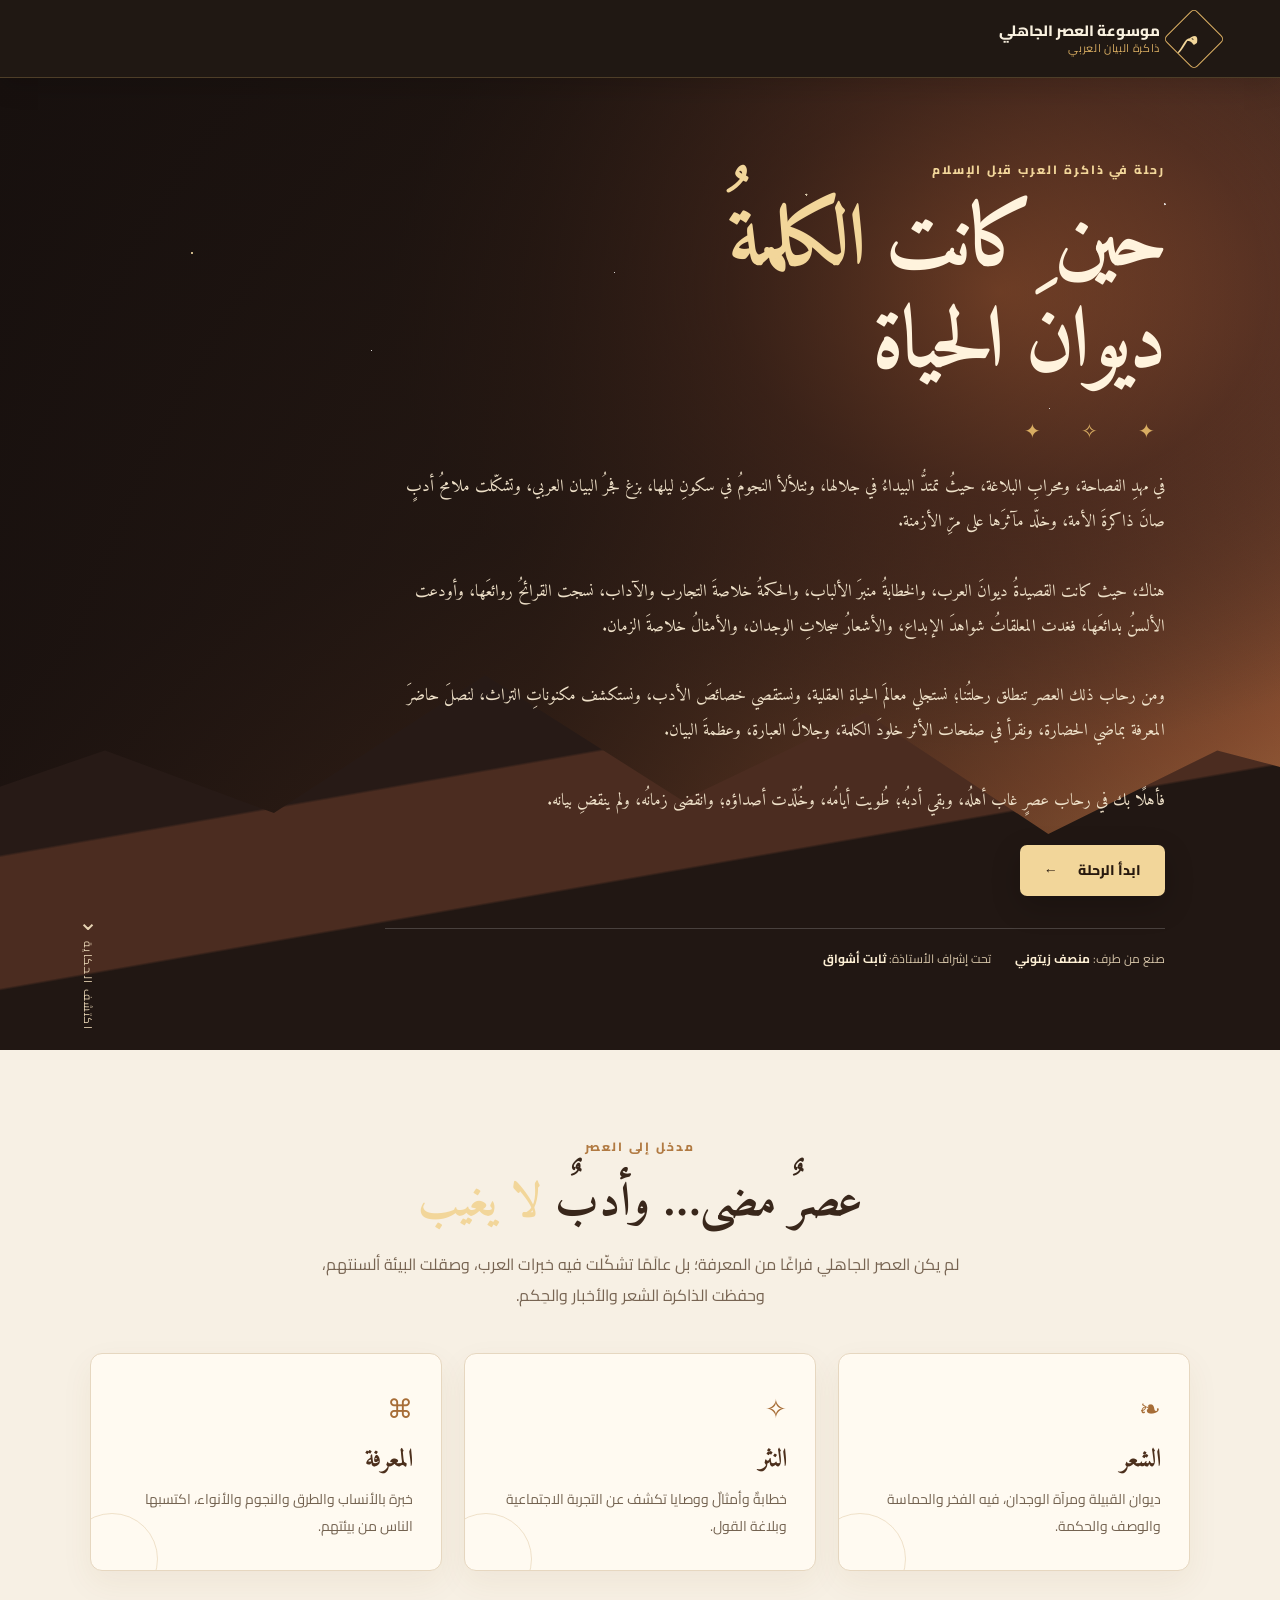
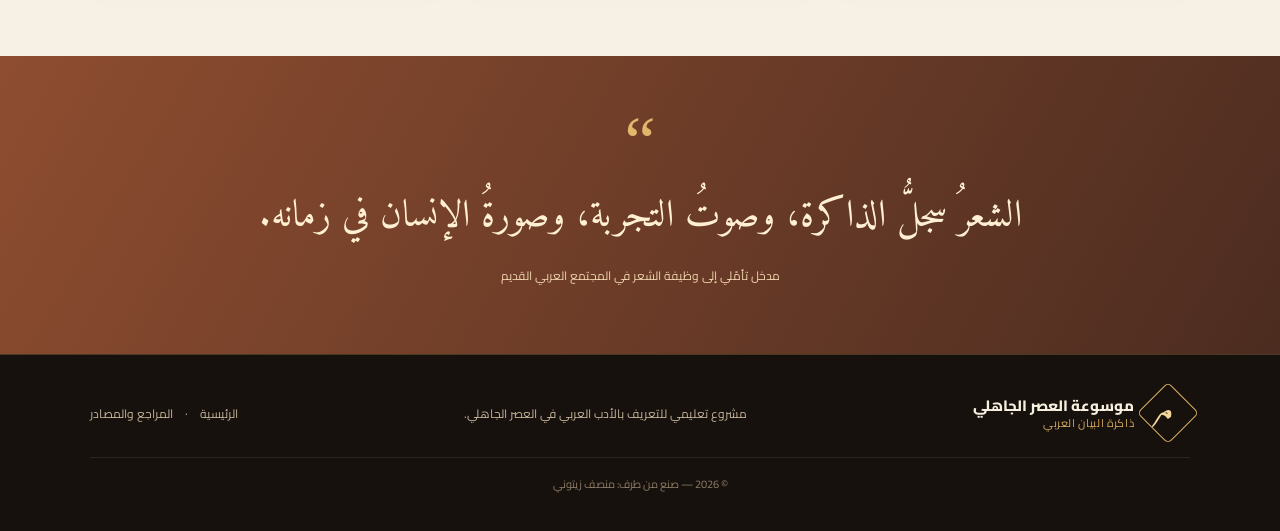
<file: index.html>
<!doctype html>
<html dir="rtl" lang="ar">
<head>
<meta charset="utf-8"/><meta content="width=device-width, initial-scale=1" name="viewport"/>
<meta content="موسوعة أدبية تعليمية عن العصر الجاهلي: الحياة العقلية، الشعر، النثر، المعلقات وأعلام الشعراء." name="description"/>
<title>موسوعة العصر الجاهلي | ذاكرة البيان</title><link href="style.css" rel="stylesheet"/><script defer="" src="script.js"></script>
</head>
<body class="home-page">
<header class="site-header home-header"><a class="brand" href="index.html"><span class="brand-mark">م</span><span>موسوعة العصر الجاهلي<small>ذاكرة البيان العربي</small></span></a></header>
<main>
<section class="hero"><div aria-hidden="true" class="hero-stars"></div><div class="hero-content"><p class="eyebrow">رحلة في ذاكرة العرب قبل الإسلام</p><h1>حين كانت <em>الكلمةُ</em><br/>ديوانَ الحياة</h1><div class="ornament">✦　✧　✦</div>
<p class="hero-intro">في مهدِ الفصاحة، ومحرابِ البلاغة، حيثُ تمتدُّ البيداءُ في جلالها، وتتلألأ النجومُ في سكونِ ليلها، بزغ فجرُ البيان العربي، وتشكّلت ملامحُ أدبٍ صانَ ذاكرةَ الأمة، وخلّد مآثرَها على مرِّ الأزمنة.<br/><br/>هناك، حيث كانت القصيدةُ ديوانَ العرب، والخطابةُ منبرَ الألباب، والحكمةُ خلاصةَ التجارب والآداب، نسجت القرائحُ روائعَها، وأودعت الألسنُ بدائعَها، فغدت المعلقاتُ شواهدَ الإبداع، والأشعارُ سجلاتِ الوجدان، والأمثالُ خلاصةَ الزمان.<br/><br/>ومن رحاب ذلك العصر تنطلق رحلتُنا؛ نستجلي معالمَ الحياة العقلية، ونستقصي خصائصَ الأدب، ونستكشف مكنوناتِ التراث، لنصلَ حاضرَ المعرفة بماضي الحضارة، ونقرأ في صفحات الأثر خلودَ الكلمة، وجلالَ العبارة، وعظمةَ البيان.<br/><br/>فأهلًا بك في رحاب عصرٍ غاب أهلُه، وبقي أدبُه؛ طُويت أيامُه، وخُلّدت أصداؤه؛ وانقضى زمانُه، ولم ينقضِ بيانه.</p>
<a class="primary-btn" href="intellectual-life.html">ابدأ الرحلة <span>←</span></a><div class="credits"><span>صنع من طرف: <strong>منصف زيتوني</strong></span><span>تحت إشراف الأستاذة: <strong>ثابت أشواق</strong></span></div></div><div class="scroll-cue">اكتشف الحكاية <span>⌄</span></div></section>
<section class="section intro-section"><div class="section-heading"><p class="eyebrow">مدخل إلى العصر</p><h2>عصرٌ مضى… وأدبٌ <em>لا يغيب</em></h2><p>لم يكن العصر الجاهلي فراغًا من المعرفة؛ بل عالَمًا تشكّلت فيه خبرات العرب، وصقلت البيئة ألسنتهم، وحفظت الذاكرة الشعر والأخبار والحِكم.</p></div><div class="stat-grid"><article class="stat-card"><span class="stat-icon">❧</span><h3>الشعر</h3><p>ديوان القبيلة ومرآة الوجدان، فيه الفخر والحماسة والوصف والحكمة.</p></article><article class="stat-card"><span class="stat-icon">✧</span><h3>النثر</h3><p>خطابةٌ وأمثالٌ ووصايا تكشف عن التجربة الاجتماعية وبلاغة القول.</p></article><article class="stat-card"><span class="stat-icon">⌘</span><h3>المعرفة</h3><p>خبرة بالأنساب والطرق والنجوم والأنواء، اكتسبها الناس من بيئتهم.</p></article></div></section>
<section class="quote-band"><div class="quote-mark">“</div><blockquote>الشعرُ سجلُّ الذاكرة، وصوتُ التجربة، وصورةُ الإنسان في زمانه.</blockquote><p>مدخل تأمّلي إلى وظيفة الشعر في المجتمع العربي القديم</p></section>
</main><footer class="site-footer"><a class="brand footer-brand" href="index.html"><span class="brand-mark">م</span><span>موسوعة العصر الجاهلي<small>ذاكرة البيان العربي</small></span></a><p>مشروع تعليمي للتعريف بالأدب العربي في العصر الجاهلي.</p><div><a href="index.html">الرئيسية</a><span>·</span><a href="references.html">المراجع والمصادر</a></div><small>© <span id="year"></span> — صنع من طرف: منصف زيتوني</small></footer>
</body></html>
</file>
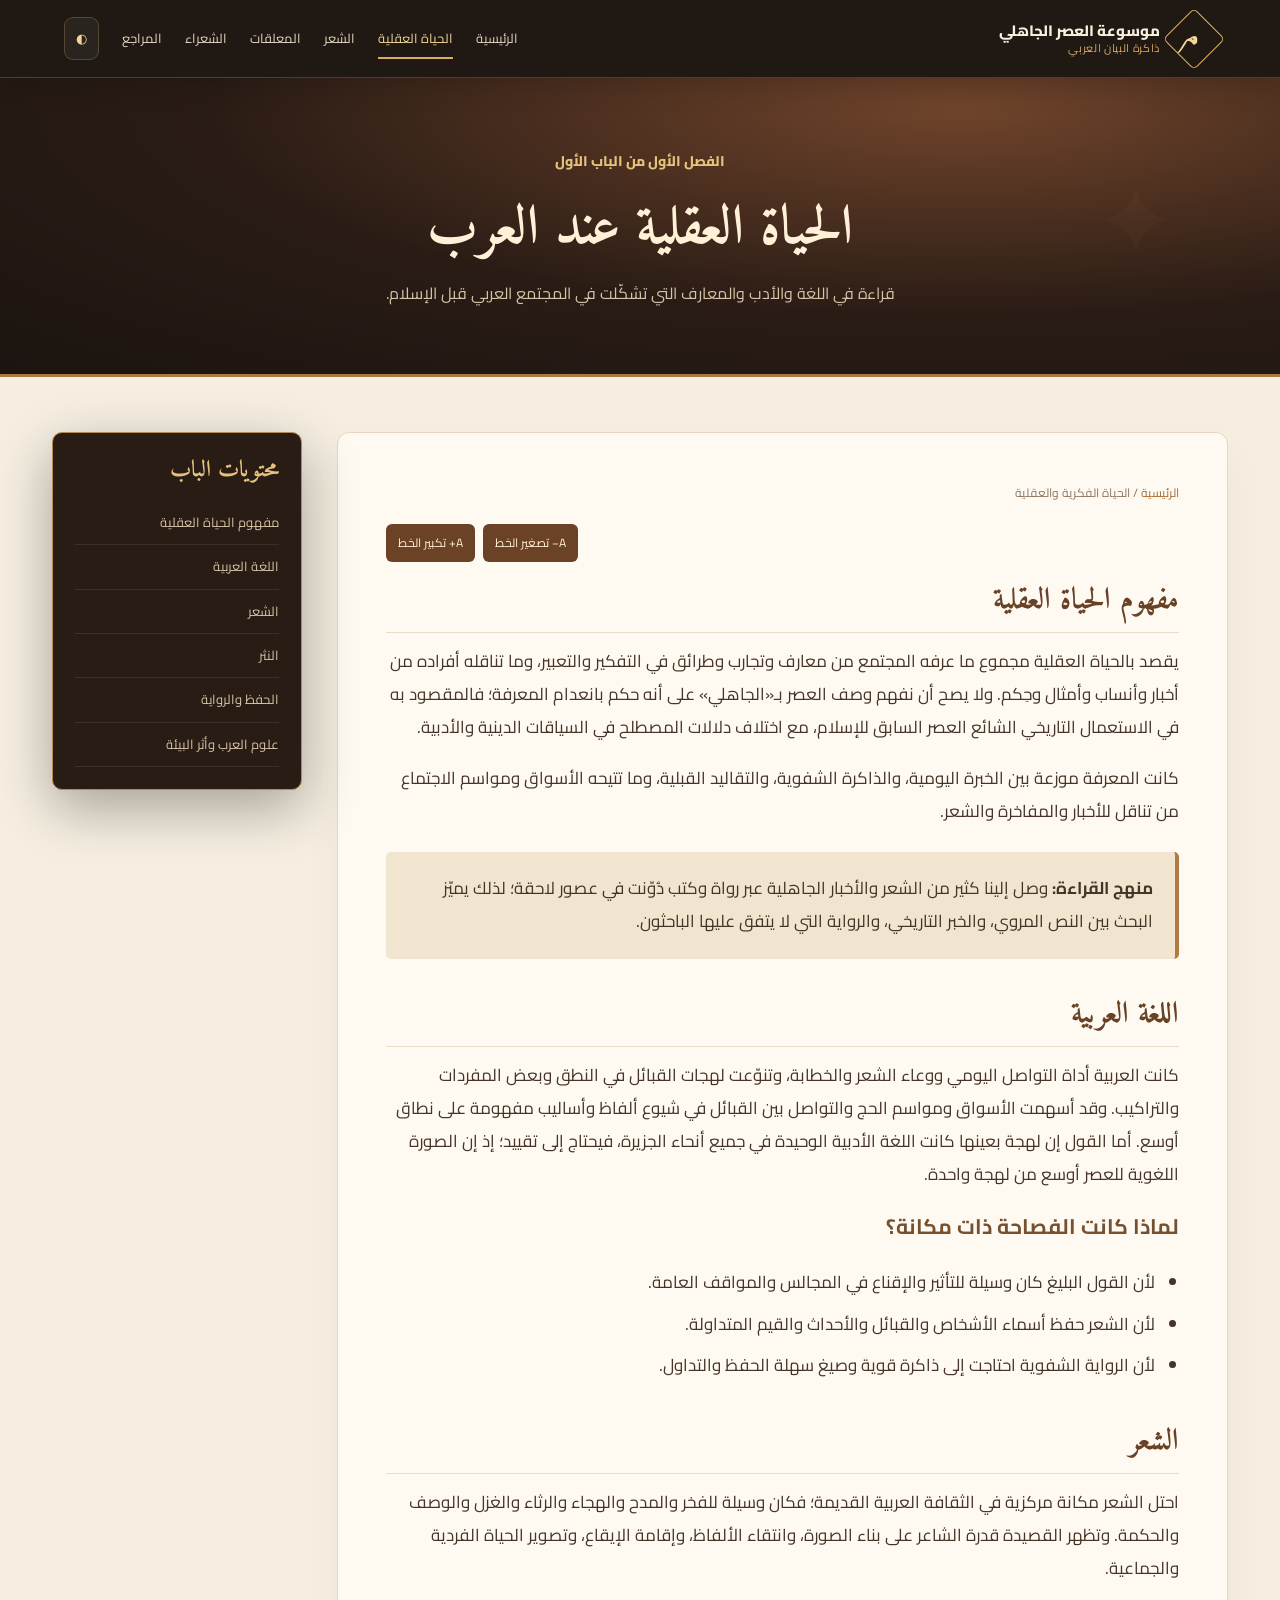
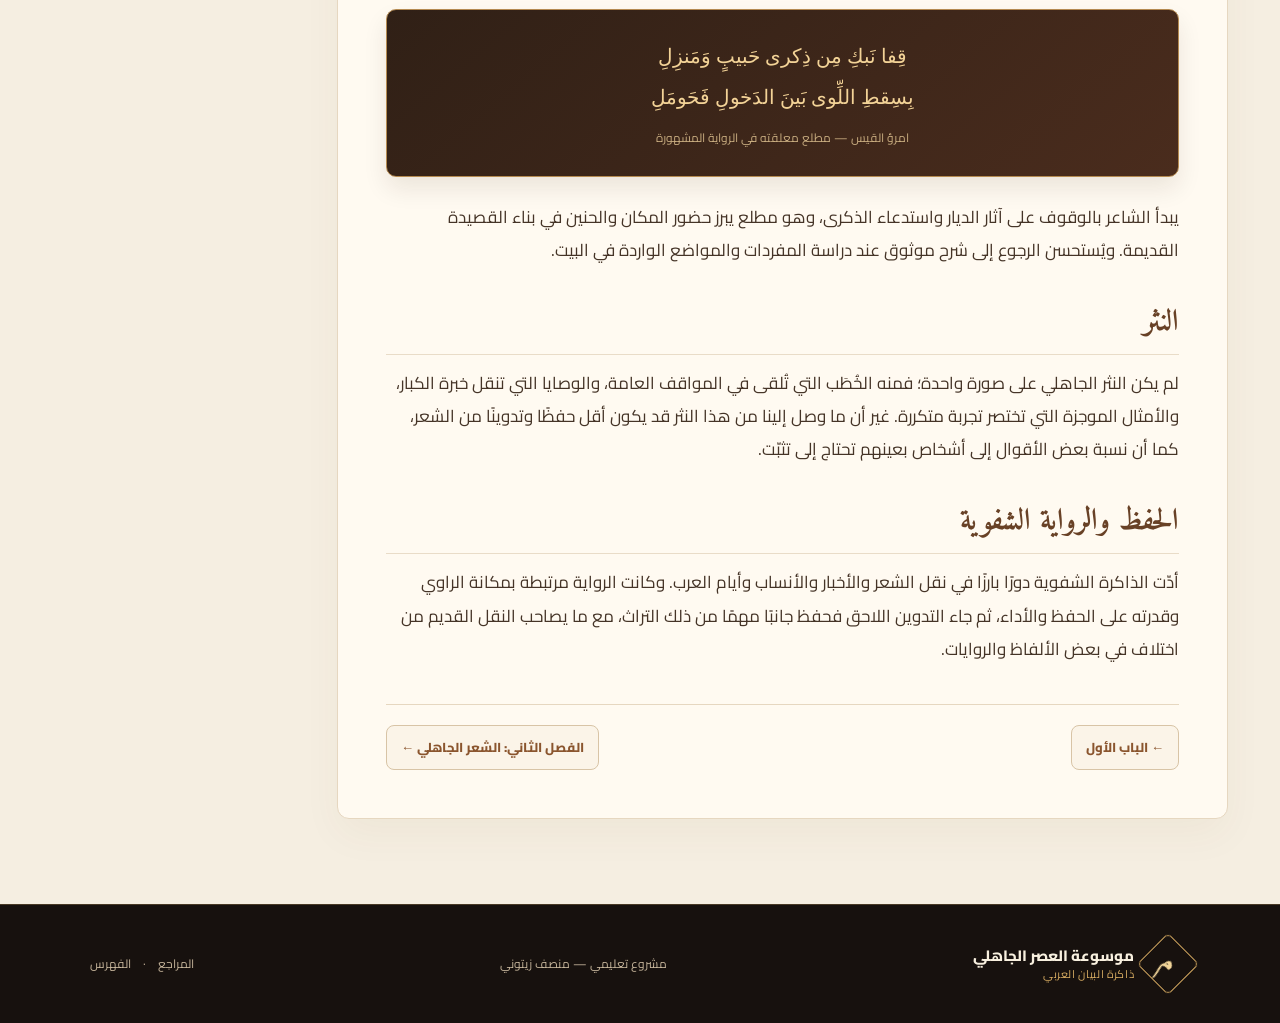
<file: chapter1.html>
<!doctype html><html lang="ar" dir="rtl"><head><meta charset="utf-8"><meta name="viewport" content="width=device-width,initial-scale=1"><title>الحياة الفكرية والعقلية | موسوعة العصر الجاهلي</title><link rel="stylesheet" href="style.css"><script defer src="script.js"></script></head><body><header class="site-header"><a class="brand" href="index.html"><span class="brand-mark">م</span><span>موسوعة العصر الجاهلي<small>ذاكرة البيان العربي</small></span></a><button class="menu-toggle" aria-label="فتح القائمة">☰</button><nav class="main-nav"><a href="index.html">الرئيسية</a><a class="active" href="intellectual-life.html">الحياة العقلية</a><a href="poetry.html">الشعر</a><a href="muallaqat.html">المعلقات</a><a href="poets.html">الشعراء</a><a href="references.html">المراجع</a><button id="themeToggle" class="icon-btn" aria-label="تبديل الوضع الليلي">◐</button></nav></header><section class="page-hero"><p class="eyebrow">الفصل الأول من الباب الأول</p><h1>الحياة العقلية عند العرب</h1><p>قراءة في اللغة والأدب والمعارف التي تشكّلت في المجتمع العربي قبل الإسلام.</p></section><main class="article-layout"><article class="article-content"><div class="breadcrumb"><a href="index.html">الرئيسية</a> / الحياة الفكرية والعقلية</div><div class="text-controls"><button id="decreaseText">A− تصغير الخط</button><button id="increaseText">A+ تكبير الخط</button></div><h2 id="concept">مفهوم الحياة العقلية</h2><p>يقصد بالحياة العقلية مجموع ما عرفه المجتمع من معارف وتجارب وطرائق في التفكير والتعبير، وما تناقله أفراده من أخبار وأنساب وأمثال وحِكم. ولا يصح أن نفهم وصف العصر بـ«الجاهلي» على أنه حكم بانعدام المعرفة؛ فالمقصود به في الاستعمال التاريخي الشائع العصر السابق للإسلام، مع اختلاف دلالات المصطلح في السياقات الدينية والأدبية.</p><p>كانت المعرفة موزعة بين الخبرة اليومية، والذاكرة الشفوية، والتقاليد القبلية، وما تتيحه الأسواق ومواسم الاجتماع من تناقل للأخبار والمفاخرة والشعر.</p><div class="note-box"><p><strong>منهج القراءة:</strong> وصل إلينا كثير من الشعر والأخبار الجاهلية عبر رواة وكتب دُوّنت في عصور لاحقة؛ لذلك يميّز البحث بين النص المروي، والخبر التاريخي، والرواية التي لا يتفق عليها الباحثون.</p></div><h2 id="language">اللغة العربية</h2><p>كانت العربية أداة التواصل اليومي ووعاء الشعر والخطابة، وتنوّعت لهجات القبائل في النطق وبعض المفردات والتراكيب. وقد أسهمت الأسواق ومواسم الحج والتواصل بين القبائل في شيوع ألفاظ وأساليب مفهومة على نطاق أوسع. أما القول إن لهجة بعينها كانت اللغة الأدبية الوحيدة في جميع أنحاء الجزيرة، فيحتاج إلى تقييد؛ إذ إن الصورة اللغوية للعصر أوسع من لهجة واحدة.</p><h3>لماذا كانت الفصاحة ذات مكانة؟</h3><ul><li>لأن القول البليغ كان وسيلة للتأثير والإقناع في المجالس والمواقف العامة.</li><li>لأن الشعر حفظ أسماء الأشخاص والقبائل والأحداث والقيم المتداولة.</li><li>لأن الرواية الشفوية احتاجت إلى ذاكرة قوية وصيغ سهلة الحفظ والتداول.</li></ul><h2 id="poetry">الشعر</h2><p>احتل الشعر مكانة مركزية في الثقافة العربية القديمة؛ فكان وسيلة للفخر والمدح والهجاء والرثاء والغزل والوصف والحكمة. وتظهر القصيدة قدرة الشاعر على بناء الصورة، وانتقاء الألفاظ، وإقامة الإيقاع، وتصوير الحياة الفردية والجماعية.</p><div class="poem-box"><p class="verse">قِفا نَبكِ مِن ذِكرى حَبيبٍ وَمَنزِلِ<br>بِسِقطِ اللِّوى بَينَ الدَخولِ فَحَومَلِ</p><p class="attribution">امرؤ القيس — مطلع معلقته في الرواية المشهورة</p></div><p>يبدأ الشاعر بالوقوف على آثار الديار واستدعاء الذكرى، وهو مطلع يبرز حضور المكان والحنين في بناء القصيدة القديمة. ويُستحسن الرجوع إلى شرح موثوق عند دراسة المفردات والمواضع الواردة في البيت.</p><h2 id="prose">النثر</h2><p>لم يكن النثر الجاهلي على صورة واحدة؛ فمنه الخُطَب التي تُلقى في المواقف العامة، والوصايا التي تنقل خبرة الكبار، والأمثال الموجزة التي تختصر تجربة متكررة. غير أن ما وصل إلينا من هذا النثر قد يكون أقل حفظًا وتدوينًا من الشعر، كما أن نسبة بعض الأقوال إلى أشخاص بعينهم تحتاج إلى تثبّت.</p><h2 id="oral">الحفظ والرواية الشفوية</h2><p>أدّت الذاكرة الشفوية دورًا بارزًا في نقل الشعر والأخبار والأنساب وأيام العرب. وكانت الرواية مرتبطة بمكانة الراوي وقدرته على الحفظ والأداء، ثم جاء التدوين اللاحق فحفظ جانبًا مهمًا من ذلك التراث، مع ما يصاحب النقل القديم من اختلاف في بعض الألفاظ والروايات.</p><div class="next-prev"><a href="intellectual-life.html">← الباب الأول</a><a href="poetry.html">الفصل الثاني: الشعر الجاهلي ←</a></div></article><aside class="side-index"><h3>محتويات الباب</h3><a href="#concept">مفهوم الحياة العقلية</a><a href="#language">اللغة العربية</a><a href="#poetry">الشعر</a><a href="#prose">النثر</a><a href="#oral">الحفظ والرواية</a><a href="sciences.html">علوم العرب وأثر البيئة</a></aside></main><footer class="site-footer"><a class="brand footer-brand" href="index.html"><span class="brand-mark">م</span><span>موسوعة العصر الجاهلي<small>ذاكرة البيان العربي</small></span></a><p>مشروع تعليمي — منصف زيتوني</p><div><a href="references.html">المراجع</a><span>·</span><a href="index.html#contents">الفهرس</a></div></footer></body></html>
</file>
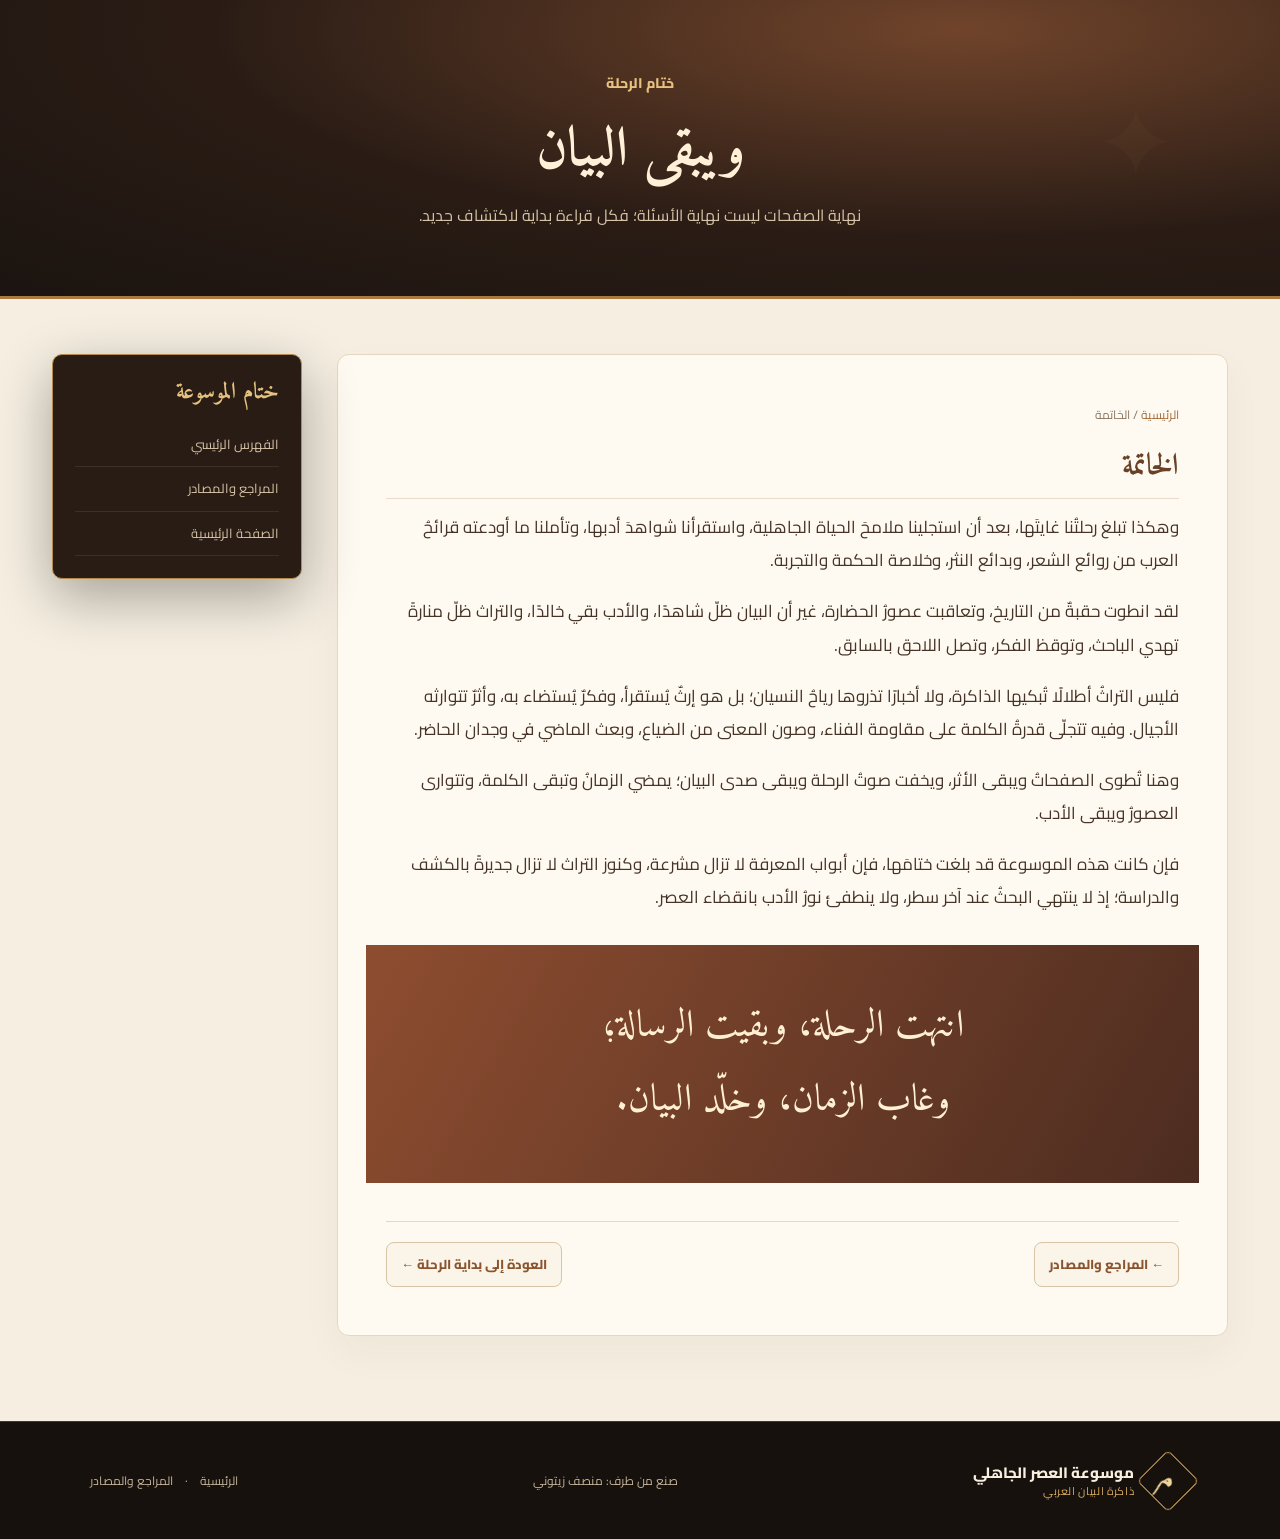
<file: conclusion.html>
<!doctype html>
<html dir="rtl" lang="ar"><head><meta charset="utf-8"/><meta content="width=device-width,initial-scale=1" name="viewport"/><title>الخاتمة | موسوعة العصر الجاهلي</title><link href="style.css" rel="stylesheet"/><script defer="" src="script.js"></script></head><body><section class="page-hero"><p class="eyebrow">ختام الرحلة</p><h1>ويبقى البيان</h1><p>نهاية الصفحات ليست نهاية الأسئلة؛ فكل قراءة بداية لاكتشاف جديد.</p></section><main class="article-layout"><article class="article-content"><div class="breadcrumb"><a href="index.html">الرئيسية</a> / الخاتمة</div><h2>الخاتمة</h2><p>وهكذا تبلغ رحلتُنا غايتَها، بعد أن استجلينا ملامحَ الحياة الجاهلية، واستقرأنا شواهدَ أدبها، وتأملنا ما أودعته قرائحُ العرب من روائع الشعر، وبدائع النثر، وخلاصة الحكمة والتجربة.</p><p>لقد انطوت حقبةٌ من التاريخ، وتعاقبت عصورُ الحضارة، غير أن البيان ظلّ شاهدًا، والأدب بقي خالدًا، والتراث ظلّ منارةً تهدي الباحث، وتوقظ الفكر، وتصل اللاحق بالسابق.</p><p>فليس التراثُ أطلالًا تُبكيها الذاكرة، ولا أخبارًا تذروها رياحُ النسيان؛ بل هو إرثٌ يُستقرأ، وفكرٌ يُستضاء به، وأثرٌ تتوارثه الأجيال. وفيه تتجلّى قدرةُ الكلمة على مقاومة الفناء، وصون المعنى من الضياع، وبعث الماضي في وجدان الحاضر.</p><p>وهنا تُطوى الصفحاتُ ويبقى الأثر، ويخفت صوتُ الرحلة ويبقى صدى البيان؛ يمضي الزمانُ وتبقى الكلمة، وتتوارى العصورُ ويبقى الأدب.</p><p>فإن كانت هذه الموسوعة قد بلغت ختامَها، فإن أبواب المعرفة لا تزال مشرعة، وكنوز التراث لا تزال جديرةً بالكشف والدراسة؛ إذ لا ينتهي البحثُ عند آخر سطر، ولا ينطفئ نورُ الأدب بانقضاء العصر.</p><div class="quote-band" style="margin:30px -20px;padding:35px 18px"><blockquote>انتهت الرحلة، وبقيت الرسالة؛<br/>وغاب الزمان، وخلّد البيان.</blockquote></div><div class="next-prev"><a href="references.html">← المراجع والمصادر</a><a href="index.html">العودة إلى بداية الرحلة ←</a></div></article><aside class="side-index"><h3>ختام الموسوعة</h3><a href="index.html">الفهرس الرئيسي</a><a href="references.html">المراجع والمصادر</a><a href="index.html">الصفحة الرئيسية</a></aside></main><footer class="site-footer"><a class="brand footer-brand" href="index.html"><span class="brand-mark">م</span><span>موسوعة العصر الجاهلي<small>ذاكرة البيان العربي</small></span></a><p>صنع من طرف: منصف زيتوني</p><div><a href="index.html">الرئيسية</a><span>·</span><a href="references.html">المراجع والمصادر</a></div></footer></body></html>
</file>
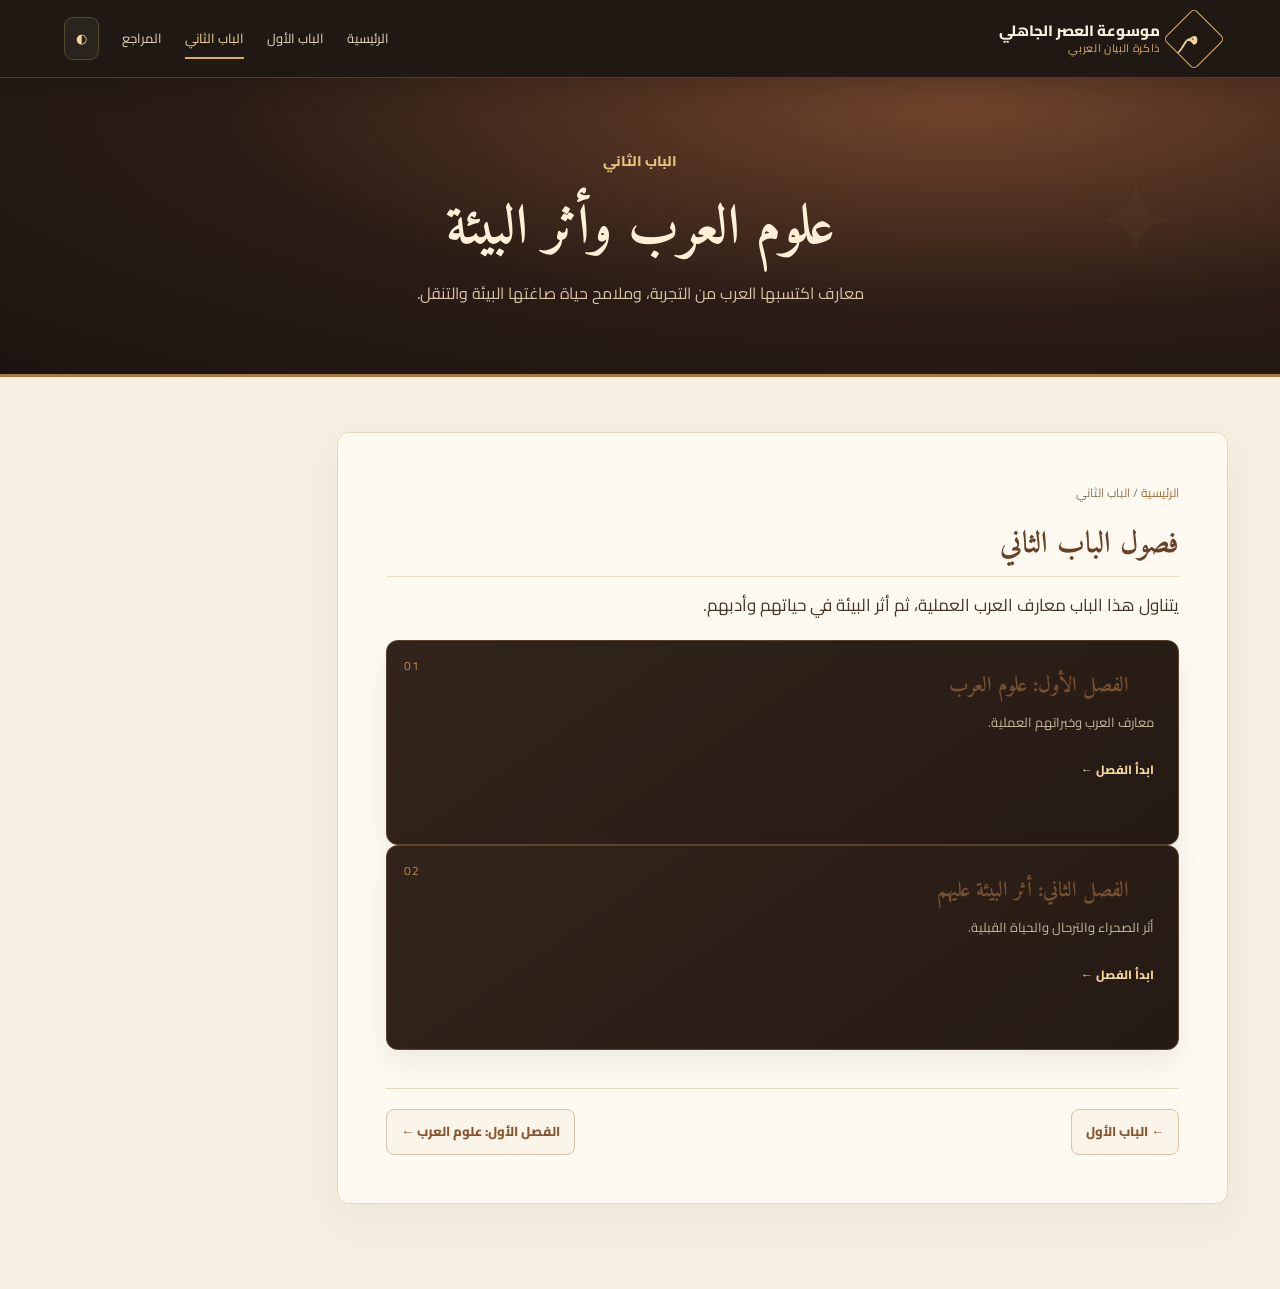
<file: door2.html>
<!doctype html><html lang="ar" dir="rtl"><head><meta charset="utf-8"><meta name="viewport" content="width=device-width,initial-scale=1"><title>الباب الثاني | موسوعة العصر الجاهلي</title><link rel="stylesheet" href="style.css"><script defer src="script.js"></script></head><body>
<header class="site-header"><a class="brand" href="index.html"><span class="brand-mark">م</span><span>موسوعة العصر الجاهلي<small>ذاكرة البيان العربي</small></span></a><button class="menu-toggle" aria-label="فتح القائمة">☰</button><nav class="main-nav"><a href="index.html">الرئيسية</a><a href="intellectual-life.html">الباب الأول</a><a class="active" href="sciences.html">الباب الثاني</a><a href="references.html">المراجع</a><button id="themeToggle" class="icon-btn" aria-label="تبديل الوضع الليلي">◐</button></nav></header>
<section class="page-hero"><p class="eyebrow">الباب الثاني</p><h1>علوم العرب وأثر البيئة</h1><p>معارف اكتسبها العرب من التجربة، وملامح حياة صاغتها البيئة والتنقل.</p></section>
<main class="article-layout"><article class="article-content"><div class="breadcrumb"><a href="index.html">الرئيسية</a> / الباب الثاني</div><h2>فصول الباب الثاني</h2><p>يتناول هذا الباب معارف العرب العملية، ثم أثر البيئة في حياتهم وأدبهم.</p><div class="chapter-links"><a class="content-card" href="sciences.html"><span class="card-number">01</span><div><h3>الفصل الأول: علوم العرب</h3><p>معارف العرب وخبراتهم العملية.</p><span class="text-link">ابدأ الفصل ←</span></div></a><a class="content-card" href="environment.html"><span class="card-number">02</span><div><h3>الفصل الثاني: أثر البيئة عليهم</h3><p>أثر الصحراء والترحال والحياة القبلية.</p><span class="text-link">ابدأ الفصل ←</span></div></a></div><div class="next-prev"><a href="poets.html">← الباب الأول</a><a href="sciences.html">الفصل الأول: علوم العرب ←</a></div></article></main></body></html>
</file>
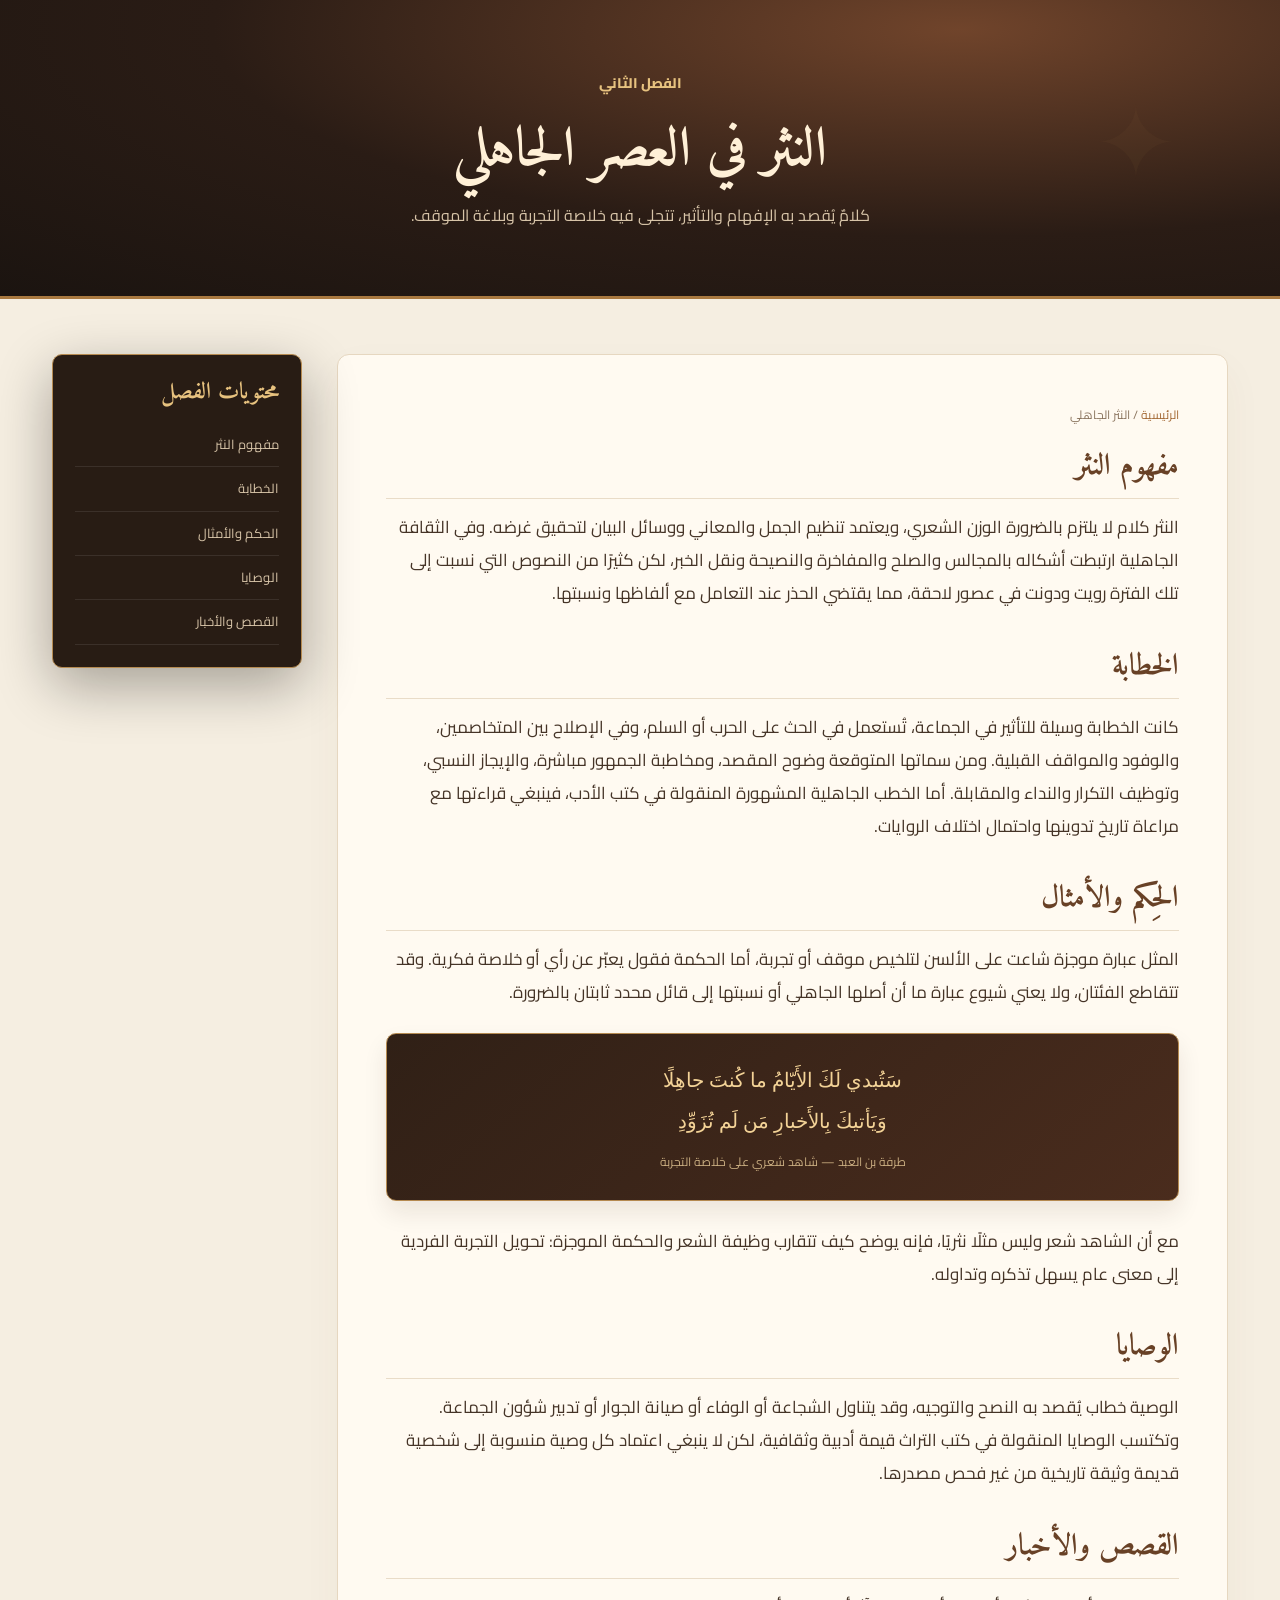
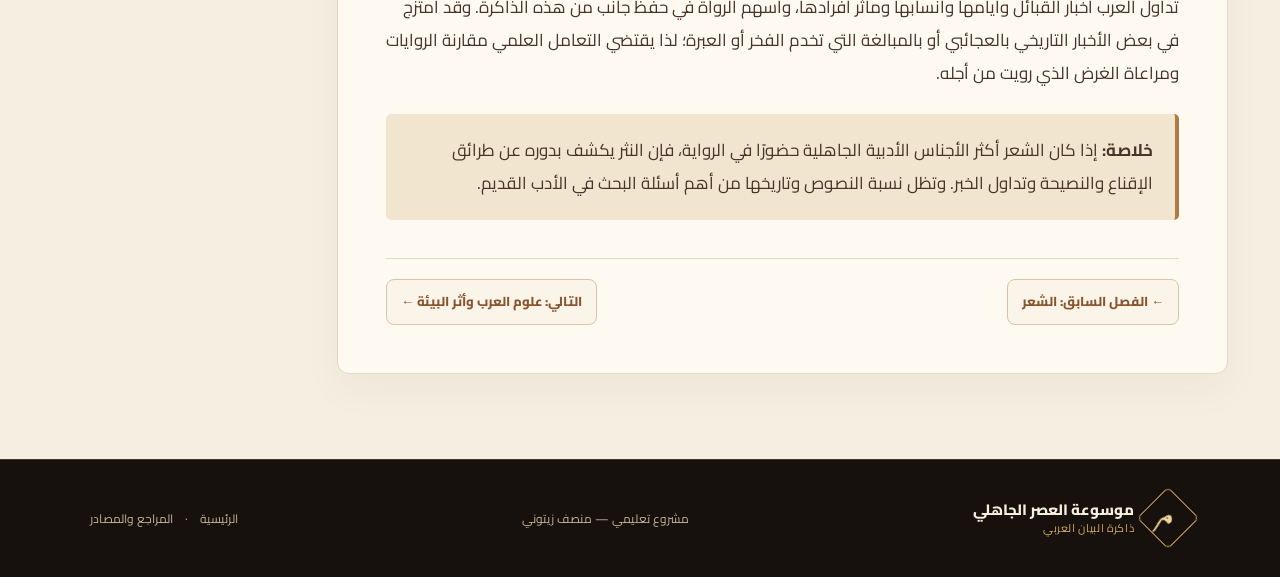
<file: prose.html>
<!doctype html>
<html dir="rtl" lang="ar"><head><meta charset="utf-8"/><meta content="width=device-width,initial-scale=1" name="viewport"/><title>النثر الجاهلي | موسوعة العصر الجاهلي</title><link href="style.css" rel="stylesheet"/><script defer="" src="script.js"></script></head><body><section class="page-hero"><p class="eyebrow">الفصل الثاني</p><h1>النثر في العصر الجاهلي</h1><p>كلامٌ يُقصد به الإفهام والتأثير، تتجلى فيه خلاصة التجربة وبلاغة الموقف.</p></section><main class="article-layout"><article class="article-content"><div class="breadcrumb"><a href="index.html">الرئيسية</a> / النثر الجاهلي</div><h2 id="definition">مفهوم النثر</h2><p>النثر كلام لا يلتزم بالضرورة الوزن الشعري، ويعتمد تنظيم الجمل والمعاني ووسائل البيان لتحقيق غرضه. وفي الثقافة الجاهلية ارتبطت أشكاله بالمجالس والصلح والمفاخرة والنصيحة ونقل الخبر، لكن كثيرًا من النصوص التي نسبت إلى تلك الفترة رويت ودونت في عصور لاحقة، مما يقتضي الحذر عند التعامل مع ألفاظها ونسبتها.</p><h2 id="speech">الخطابة</h2><p>كانت الخطابة وسيلة للتأثير في الجماعة، تُستعمل في الحث على الحرب أو السلم، وفي الإصلاح بين المتخاصمين، والوفود والمواقف القبلية. ومن سماتها المتوقعة وضوح المقصد، ومخاطبة الجمهور مباشرة، والإيجاز النسبي، وتوظيف التكرار والنداء والمقابلة. أما الخطب الجاهلية المشهورة المنقولة في كتب الأدب، فينبغي قراءتها مع مراعاة تاريخ تدوينها واحتمال اختلاف الروايات.</p><h2 id="wisdom">الحِكم والأمثال</h2><p>المثل عبارة موجزة شاعت على الألسن لتلخيص موقف أو تجربة، أما الحكمة فقول يعبّر عن رأي أو خلاصة فكرية. وقد تتقاطع الفئتان، ولا يعني شيوع عبارة ما أن أصلها الجاهلي أو نسبتها إلى قائل محدد ثابتان بالضرورة.</p><div class="poem-box"><p class="verse">سَتُبدي لَكَ الأَيّامُ ما كُنتَ جاهِلًا<br/>وَيَأتيكَ بِالأَخبارِ مَن لَم تُزَوِّدِ</p><p class="attribution">طرفة بن العبد — شاهد شعري على خلاصة التجربة</p></div><p>مع أن الشاهد شعر وليس مثلًا نثريًا، فإنه يوضح كيف تتقارب وظيفة الشعر والحكمة الموجزة: تحويل التجربة الفردية إلى معنى عام يسهل تذكره وتداوله.</p><h2 id="advice">الوصايا</h2><p>الوصية خطاب يُقصد به النصح والتوجيه، وقد يتناول الشجاعة أو الوفاء أو صيانة الجوار أو تدبير شؤون الجماعة. وتكتسب الوصايا المنقولة في كتب التراث قيمة أدبية وثقافية، لكن لا ينبغي اعتماد كل وصية منسوبة إلى شخصية قديمة وثيقة تاريخية من غير فحص مصدرها.</p><h2 id="stories">القصص والأخبار</h2><p>تداول العرب أخبار القبائل وأيامها وأنسابها ومآثر أفرادها، وأسهم الرواة في حفظ جانب من هذه الذاكرة. وقد امتزج في بعض الأخبار التاريخي بالعجائبي أو بالمبالغة التي تخدم الفخر أو العبرة؛ لذا يقتضي التعامل العلمي مقارنة الروايات ومراعاة الغرض الذي رويت من أجله.</p><div class="note-box"><p><strong>خلاصة:</strong> إذا كان الشعر أكثر الأجناس الأدبية الجاهلية حضورًا في الرواية، فإن النثر يكشف بدوره عن طرائق الإقناع والنصيحة وتداول الخبر. وتظل نسبة النصوص وتاريخها من أهم أسئلة البحث في الأدب القديم.</p></div><div class="next-prev"><a href="poetry.html">← الفصل السابق: الشعر</a><a href="sciences.html">التالي: علوم العرب وأثر البيئة ←</a></div></article><aside class="side-index"><h3>محتويات الفصل</h3><a href="#definition">مفهوم النثر</a><a href="#speech">الخطابة</a><a href="#wisdom">الحكم والأمثال</a><a href="#advice">الوصايا</a><a href="#stories">القصص والأخبار</a></aside></main><footer class="site-footer"><a class="brand footer-brand" href="index.html"><span class="brand-mark">م</span><span>موسوعة العصر الجاهلي<small>ذاكرة البيان العربي</small></span></a><p>مشروع تعليمي — منصف زيتوني</p><div><a href="index.html">الرئيسية</a><span>·</span><a href="references.html">المراجع والمصادر</a></div></footer></body></html>
</file>
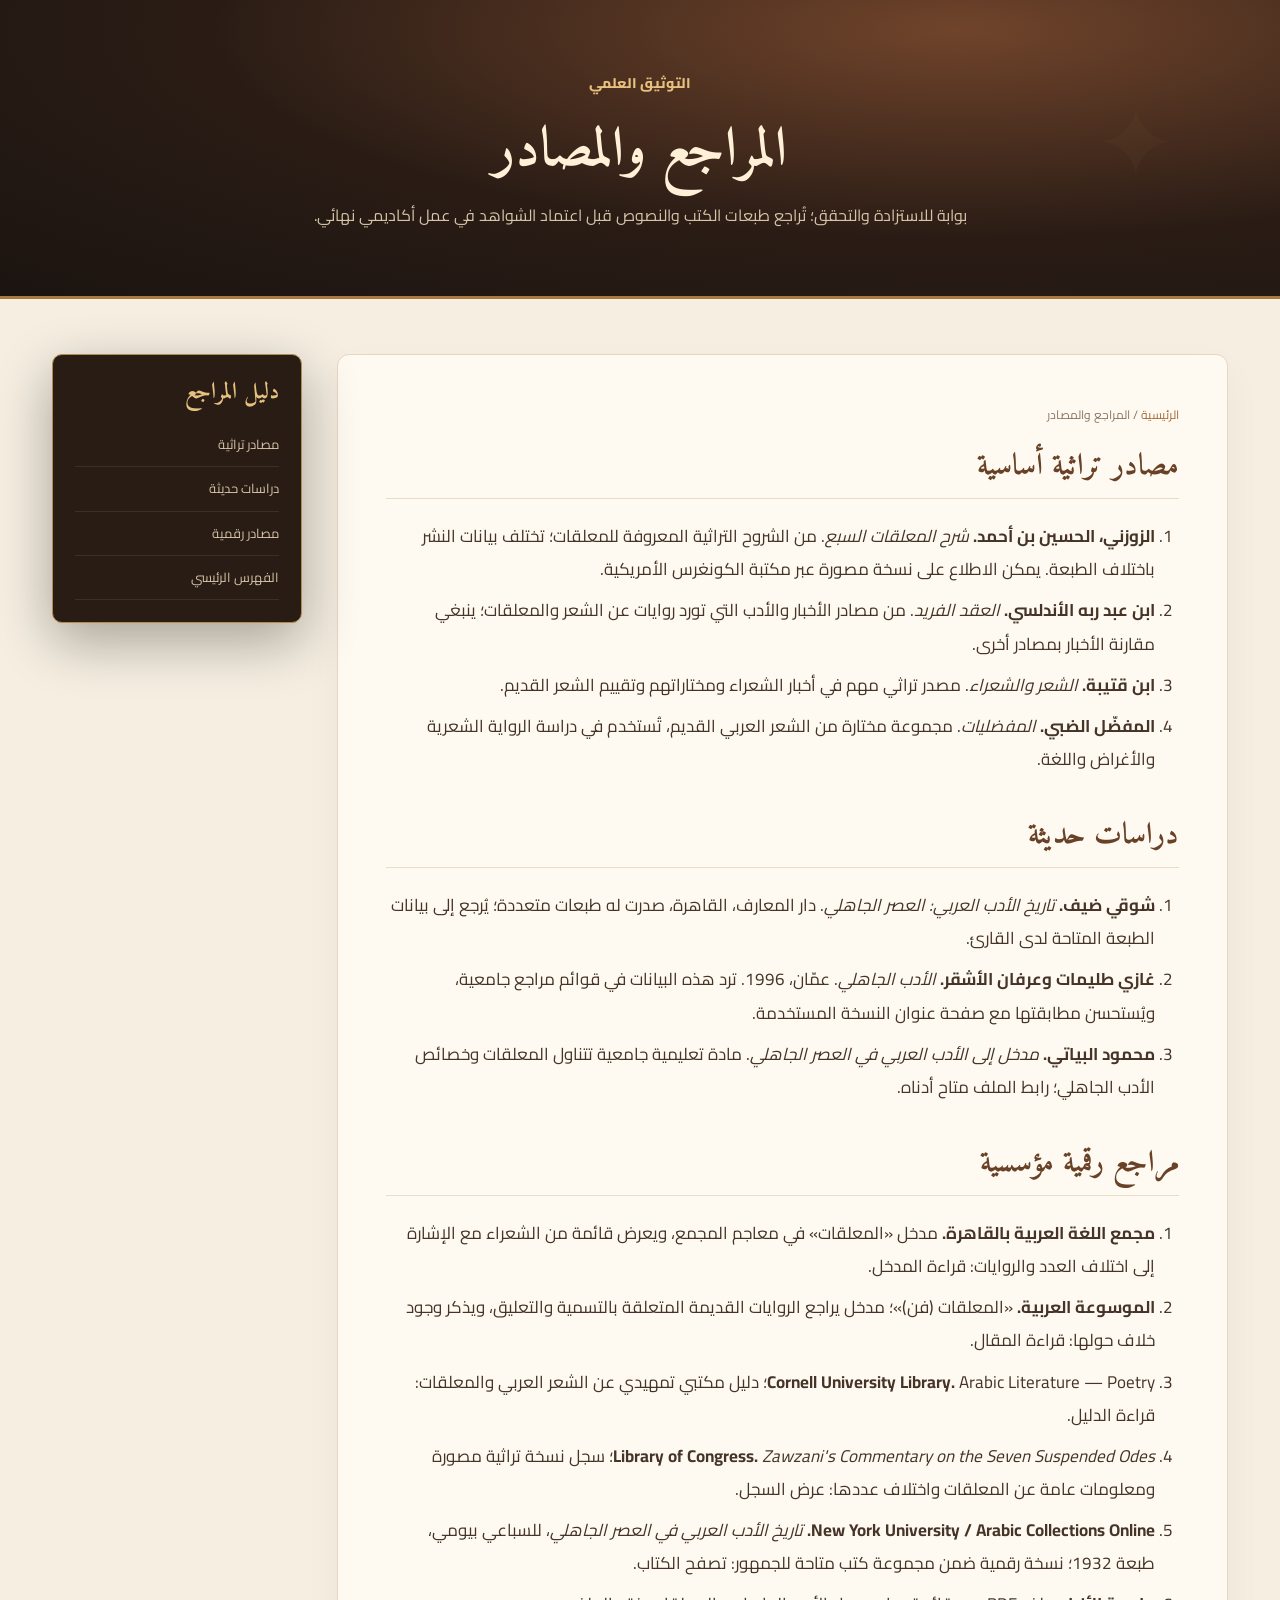
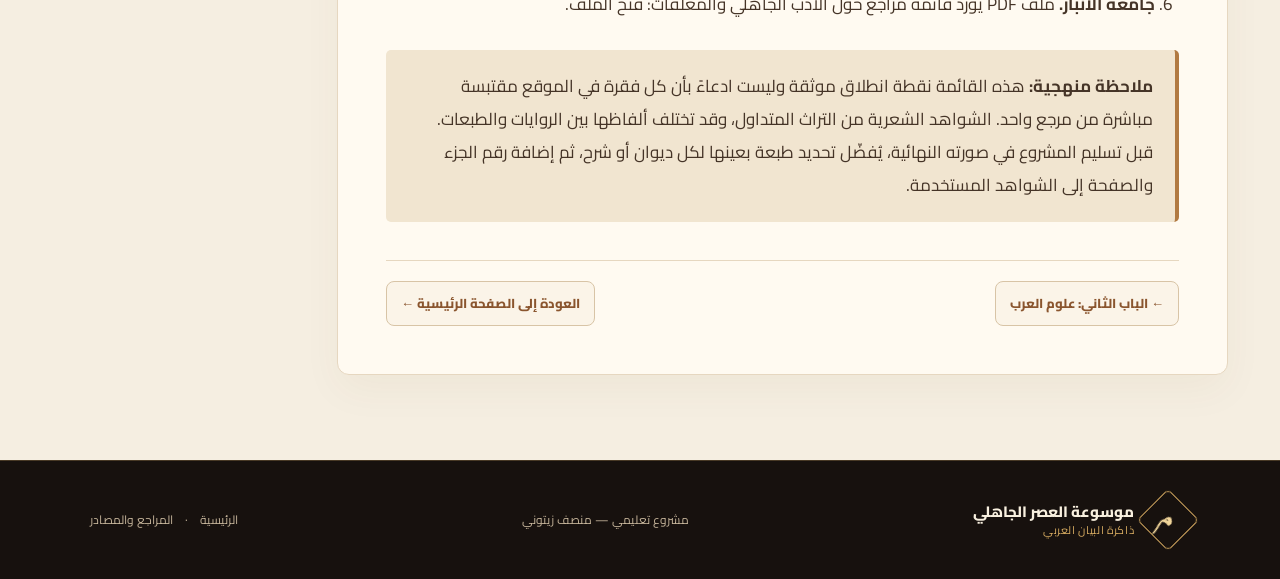
<file: references.html>
<!doctype html>
<html dir="rtl" lang="ar"><head><meta charset="utf-8"/><meta content="width=device-width,initial-scale=1" name="viewport"/><title>المراجع والمصادر | موسوعة العصر الجاهلي</title><link href="style.css" rel="stylesheet"/><script defer="" src="script.js"></script></head><body><section class="page-hero"><p class="eyebrow">التوثيق العلمي</p><h1>المراجع والمصادر</h1><p>بوابة للاستزادة والتحقق؛ تُراجع طبعات الكتب والنصوص قبل اعتماد الشواهد في عمل أكاديمي نهائي.</p></section><main class="article-layout"><article class="article-content"><div class="breadcrumb"><a href="index.html">الرئيسية</a> / المراجع والمصادر</div><h2 id="classics">مصادر تراثية أساسية</h2><ol class="references-list"><li><strong>الزوزني، الحسين بن أحمد.</strong> <em>شرح المعلقات السبع</em>. من الشروح التراثية المعروفة للمعلقات؛ تختلف بيانات النشر باختلاف الطبعة. يمكن الاطلاع على نسخة مصورة عبر <a href="https://www.loc.gov/item/2021666161/" rel="noopener" target="_blank">مكتبة الكونغرس الأمريكية</a>.</li><li><strong>ابن عبد ربه الأندلسي.</strong> <em>العقد الفريد</em>. من مصادر الأخبار والأدب التي تورد روايات عن الشعر والمعلقات؛ ينبغي مقارنة الأخبار بمصادر أخرى.</li><li><strong>ابن قتيبة.</strong> <em>الشعر والشعراء</em>. مصدر تراثي مهم في أخبار الشعراء ومختاراتهم وتقييم الشعر القديم.</li><li><strong>المفضّل الضبي.</strong> <em>المفضليات</em>. مجموعة مختارة من الشعر العربي القديم، تُستخدم في دراسة الرواية الشعرية والأغراض واللغة.</li></ol><h2 id="modern">دراسات حديثة</h2><ol class="references-list"><li><strong>شوقي ضيف.</strong> <em>تاريخ الأدب العربي: العصر الجاهلي</em>. دار المعارف، القاهرة، صدرت له طبعات متعددة؛ يُرجع إلى بيانات الطبعة المتاحة لدى القارئ.</li><li><strong>غازي طليمات وعرفان الأشقر.</strong> <em>الأدب الجاهلي</em>. عمّان، 1996. ترد هذه البيانات في قوائم مراجع جامعية، ويُستحسن مطابقتها مع صفحة عنوان النسخة المستخدمة.</li><li><strong>محمود البياتي.</strong> <em>مدخل إلى الأدب العربي في العصر الجاهلي</em>. مادة تعليمية جامعية تتناول المعلقات وخصائص الأدب الجاهلي؛ رابط الملف متاح أدناه.</li></ol><h2 id="digital">مراجع رقمية مؤسسية</h2><ol class="references-list"><li><strong>مجمع اللغة العربية بالقاهرة.</strong> مدخل «المعلقات» في معاجم المجمع، ويعرض قائمة من الشعراء مع الإشارة إلى اختلاف العدد والروايات: <a href="https://www.arabicacademy.gov.eg/ar/%D9%85%D8%AD%D8%B1%D9%83-%D8%A7%D9%84%D8%A8%D8%AD%D8%AB/al-muallcaq%C4%81t" rel="noopener" target="_blank">قراءة المدخل</a>.</li><li><strong>الموسوعة العربية.</strong> «المعلقات (فن)»؛ مدخل يراجع الروايات القديمة المتعلقة بالتسمية والتعليق، ويذكر وجود خلاف حولها: <a href="https://www.arab-ency.com.sy/overview/161906" rel="noopener" target="_blank">قراءة المقال</a>.</li><li><strong>Cornell University Library.</strong> Arabic Literature — Poetry؛ دليل مكتبي تمهيدي عن الشعر العربي والمعلقات: <a href="https://guides.library.cornell.edu/ArabicLiterature/Poetry" rel="noopener" target="_blank">قراءة الدليل</a>.</li><li><strong>Library of Congress.</strong> <em>Zawzani's Commentary on the Seven Suspended Odes</em>؛ سجل نسخة تراثية مصورة ومعلومات عامة عن المعلقات واختلاف عددها: <a href="https://www.loc.gov/item/2021666161/" rel="noopener" target="_blank">عرض السجل</a>.</li><li><strong>New York University / Arabic Collections Online.</strong> <em>تاريخ الأدب العربي في العصر الجاهلي</em>، للسباعي بيومي، طبعة 1932؛ نسخة رقمية ضمن مجموعة كتب متاحة للجمهور: <a href="https://sites.dlib.nyu.edu/viewer/books/auc_aco001005/1?embed=1&amp;lang=ar" rel="noopener" target="_blank">تصفح الكتاب</a>.</li><li><strong>جامعة الأنبار.</strong> ملف PDF يورد قائمة مراجع حول الأدب الجاهلي والمعلقات: <a href="https://www.uoanbar.edu.iq/eStoreImages/Bank/16565.pdf" rel="noopener" target="_blank">فتح الملف</a>.</li></ol><div class="note-box"><p><strong>ملاحظة منهجية:</strong> هذه القائمة نقطة انطلاق موثقة وليست ادعاءً بأن كل فقرة في الموقع مقتبسة مباشرة من مرجع واحد. الشواهد الشعرية من التراث المتداول، وقد تختلف ألفاظها بين الروايات والطبعات. قبل تسليم المشروع في صورته النهائية، يُفضّل تحديد طبعة بعينها لكل ديوان أو شرح، ثم إضافة رقم الجزء والصفحة إلى الشواهد المستخدمة.</p></div><div class="next-prev"><a href="sciences.html">← الباب الثاني: علوم العرب</a><a href="index.html">العودة إلى الصفحة الرئيسية ←</a></div></article><aside class="side-index"><h3>دليل المراجع</h3><a href="#classics">مصادر تراثية</a><a href="#modern">دراسات حديثة</a><a href="#digital">مصادر رقمية</a><a href="index.html">الفهرس الرئيسي</a></aside></main><footer class="site-footer"><a class="brand footer-brand" href="index.html"><span class="brand-mark">م</span><span>موسوعة العصر الجاهلي<small>ذاكرة البيان العربي</small></span></a><p>مشروع تعليمي — منصف زيتوني</p><div><a href="index.html">الرئيسية</a><span>·</span><a href="references.html">المراجع والمصادر</a></div></footer></body></html>
</file>
<file: style.css>
@import url('https://fonts.googleapis.com/css2?family=Amiri:wght@400;700&family=Cairo:wght@400;500;600;700;800&display=swap');
:root{--ink:#f8f0df;--ink-soft:#dfd0b5;--gold:#d9ad62;--gold-light:#f2d69a;--rust:#a95d3d;--night:#17120f;--night2:#241a14;--panel:#2b2018;--line:rgba(224,184,111,.24);--text:#f7eedf;--muted:#c8b89e;--shadow:0 18px 55px #08060455}*{box-sizing:border-box}html{scroll-behavior:smooth;scroll-padding-top:90px}body{margin:0;background:#f5eee1;color:#2d2118;font-family:'Cairo',Tahoma,Arial,sans-serif;font-size:16px;line-height:1.95}a{color:inherit;text-decoration:none}button,input{font:inherit}.site-header{height:auto;min-height:78px;padding:12px clamp(18px,5vw,76px);display:flex;align-items:center;justify-content:space-between;gap:22px;background:rgba(25,18,13,.97);color:var(--ink);position:sticky;top:0;z-index:20;border-bottom:1px solid var(--line);box-shadow:0 8px 24px #0002}.brand{display:flex;align-items:center;gap:12px;font-weight:800;font-size:15px;line-height:1.45;white-space:nowrap}.brand small{display:block;color:var(--gold);font-weight:400;font-size:11px;letter-spacing:.06em}.brand-mark{width:44px;height:44px;display:grid;place-items:center;border:1px solid var(--gold);color:var(--gold-light);font-family:'Amiri',serif;font-size:28px;transform:rotate(45deg);border-radius:5px}.brand-mark:first-letter{transform:rotate(-45deg)}.main-nav{display:flex;align-items:center;gap:clamp(10px,1.8vw,28px);font-size:13px;color:#e5d7c1}.main-nav>a{padding:9px 0;position:relative;transition:color .2s}.main-nav>a:hover,.main-nav>a.active{color:var(--gold-light)}.main-nav>a.active:after{content:'';position:absolute;bottom:1px;right:0;left:0;height:2px;background:var(--gold)}.icon-btn,.menu-toggle{border:1px solid var(--line);background:#ffffff0c;color:var(--gold-light);padding:8px 11px;border-radius:9px;cursor:pointer}.menu-toggle{display:none}.hero{min-height:690px;position:relative;isolation:isolate;overflow:hidden;color:var(--ink);display:flex;align-items:center;padding:80px clamp(22px,9vw,145px);background:radial-gradient(ellipse at 78% 22%,#a85c37 0,#683a29 19%,transparent 43%),linear-gradient(165deg,#211a18 0%,#493026 45%,#a05b38 75%,#d09a5d 100%)}.hero:before{content:'';position:absolute;z-index:-1;inset:0;background:linear-gradient(90deg,#160f0de8 0%,#1a110dc9 42%,#1c120b33 100%)}.hero:after{content:'';position:absolute;z-index:-1;inset:auto -5% -1px;height:43%;background:linear-gradient(170deg,transparent 0 16%,#271a16 16.4% 35%,#4b2c20 35.4% 55%,#211713 55.4%);clip-path:polygon(0 42%,12% 28%,24% 43%,39% 10%,53% 40%,66% 19%,79% 48%,91% 28%,100% 36%,100% 100%,0 100%)}.hero-stars{position:absolute;inset:0;pointer-events:none;background-image:radial-gradient(2px 2px at 15% 18%,#f7dda6 50%,transparent 60%),radial-gradient(1px 1px at 29% 28%,#fff 50%,transparent 60%),radial-gradient(2px 2px at 63% 12%,#fff1cf 50%,transparent 60%),radial-gradient(1px 1px at 82% 34%,#fff 50%,transparent 60%),radial-gradient(1px 1px at 48% 20%,#fff 50%,transparent 60%),radial-gradient(2px 2px at 91% 13%,#fff 50%,transparent 60%);opacity:.8}.hero-content{max-width:810px;position:relative;z-index:1}.eyebrow{text-transform:none;color:#b17a42;font-size:12px;font-weight:800;letter-spacing:.16em;margin:0 0 12px}.hero .eyebrow,.page-hero .eyebrow{color:var(--gold-light)}h1,h2,h3{line-height:1.4}h1,h2,.verse,.quote-band blockquote{font-family:'Amiri',Georgia,serif}.hero h1{font-size:clamp(48px,7vw,86px);line-height:1.18;margin:12px 0;color:#fff3dd;font-weight:700;letter-spacing:-.03em}.hero h1 em,.section-heading h2 em,.ending-copy h2 em{font-style:normal;color:var(--gold-light)}.ornament{color:var(--gold);letter-spacing:.5em;font-size:20px;margin:15px 0}.hero-intro{max-width:780px;color:#eee0c8;font-family:'Amiri',serif;font-size:17px;line-height:2.05;margin:20px 0 26px}.primary-btn,.secondary-btn{display:inline-flex;align-items:center;gap:20px;padding:12px 24px;border-radius:7px;font-weight:800;font-size:14px;transition:transform .2s,box-shadow .2s}.primary-btn{background:var(--gold-light);color:#28190e;box-shadow:0 10px 30px #0003}.primary-btn:hover,.secondary-btn:hover{transform:translateY(-3px);box-shadow:var(--shadow)}.credits{display:flex;gap:24px;flex-wrap:wrap;margin-top:32px;padding-top:18px;border-top:1px solid #ffffff2e;color:#d5c4a8;font-size:12px}.credits strong{color:#fff1d6}.scroll-cue{position:absolute;bottom:20px;left:clamp(22px,5vw,70px);color:#e7d4b4;font-size:11px;writing-mode:vertical-rl;letter-spacing:.15em}.scroll-cue span{font-size:24px}.section{padding:85px clamp(20px,7vw,105px)}.intro-section{background:#f7f0e4}.section-heading{text-align:center;max-width:740px;margin:0 auto 42px}.section-heading h2,.ending-copy h2{font-size:clamp(32px,4vw,47px);margin:0 0 12px;color:#39271b}.section-heading>p:last-child{color:#776452;margin:0 auto;max-width:650px}.stat-grid{display:grid;grid-template-columns:repeat(3,minmax(0,1fr));gap:22px;max-width:1100px;margin:auto}.stat-card{background:#fffaf1;padding:30px 28px;border:1px solid #e6d7c0;border-radius:12px;box-shadow:0 12px 32px #6e4c2510;position:relative;overflow:hidden}.stat-card:after{content:'';position:absolute;width:90px;height:90px;border:1px solid #c49a5b44;border-radius:50%;left:-25px;bottom:-35px}.stat-icon{font-size:26px;color:#a76d37}.stat-card h3{margin:8px 0;color:#4c2f1c;font-family:'Amiri',serif;font-size:25px}.stat-card p{margin:0;color:#746351;font-size:14px}.contents-section{background:#211812;color:var(--ink)}.contents-section .section-heading h2{color:var(--ink)}.contents-section .section-heading>p:last-child{color:#c8b79c}.content-grid{display:grid;grid-template-columns:repeat(3,minmax(0,1fr));gap:20px;max-width:1200px;margin:0 auto}.content-card{display:flex;gap:18px;align-items:flex-start;min-height:205px;padding:26px 24px;background:linear-gradient(145deg,#32241a,#251a14);border:1px solid var(--line);border-radius:12px;position:relative;overflow:hidden;transition:transform .25s,border-color .25s,background .25s;box-shadow:0 14px 30px #0001}.content-card:hover{transform:translateY(-6px);border-color:#d5a85e;background:linear-gradient(145deg,#493021,#2b1d15)}.featured-card{border-color:#b7864e;background:linear-gradient(145deg,#583a27,#2b1c14)}.card-number{position:absolute;left:17px;top:13px;font-size:12px;color:#b68b54;letter-spacing:.12em}.card-art{display:grid;place-items:center;flex:0 0 52px;height:58px;border:1px solid #b7864e66;color:var(--gold-light);border-radius:7px;font-size:28px;background:#e7bc6b0a}.content-card h3{margin:4px 25px 9px 0;font-family:'Amiri',serif;font-size:23px;color:#f6e8d0}.content-card p{margin:0 0 15px;color:#c8b89e;font-size:13px;line-height:1.9}.text-link{color:var(--gold-light);font-size:12px;font-weight:800}.quote-band{text-align:center;padding:58px 20px;background:linear-gradient(120deg,#8e4d30,#4c2c20);color:#fff0d3}.quote-mark{font-family:Georgia,serif;font-size:70px;line-height:.8;color:#e2b76b}.quote-band blockquote{font-size:clamp(25px,3.5vw,38px);margin:10px auto;max-width:850px}.quote-band p{font-size:12px;color:#f0d5ae;margin:8px 0}.ending-section{display:flex;align-items:center;justify-content:space-between;gap:45px;background:#f7f0e4}.ending-copy{max-width:680px}.ending-copy>p:not(.eyebrow){color:#75624e}.secondary-btn{border:1px solid #a87540;color:#6b4225;margin-top:14px}.seal{flex:0 0 190px;width:190px;height:190px;border:1px solid #bb8b4e;border-radius:50%;outline:1px solid #bb8b4e;outline-offset:9px;display:flex;align-items:center;justify-content:center;flex-direction:column;color:#754727;position:relative;font-family:'Amiri',serif;transform:rotate(-7deg)}.seal:before,.seal:after{content:'✦';color:#b17a42}.seal b{font-size:36px}.site-footer{background:#17110e;color:#c6b59b;padding:35px clamp(20px,7vw,105px);display:flex;align-items:center;justify-content:space-between;gap:20px;flex-wrap:wrap;border-top:1px solid var(--line)}.site-footer p{font-size:12px}.site-footer>div{display:flex;gap:12px;font-size:12px}.site-footer a:hover{color:var(--gold-light)}.footer-brand{color:var(--ink)}.site-footer>small{width:100%;text-align:center;border-top:1px solid #ffffff15;padding-top:16px;color:#8e7d67;font-size:11px}.page-hero{padding:70px 22px 65px;text-align:center;color:var(--ink);background:radial-gradient(ellipse at 75% 10%,#70442b,#2a1c15 55%,#1b1410);border-bottom:3px solid #a97940;position:relative;overflow:hidden}.page-hero:after{content:'✦';position:absolute;right:8%;top:15%;font-size:100px;color:#c79c5c0c}.page-hero h1{font-size:clamp(36px,5vw,55px);margin:0 0 10px;color:#fff0d7}.page-hero>p:not(.eyebrow){max-width:740px;margin:0 auto;color:#d7c4a8}.article-layout{display:grid;grid-template-columns:minmax(0,1fr) 250px;gap:35px;max-width:1220px;margin:0 auto;padding:55px 22px 85px;align-items:start}.article-content{min-width:0;background:#fffaf1;border:1px solid #e6d7c0;border-radius:12px;padding:clamp(22px,4vw,48px);box-shadow:0 16px 40px #5c3b1b0b;font-size:17px;color:#453427}.article-content h2{font-size:30px;color:#684126;margin:35px 0 12px;padding-bottom:10px;border-bottom:1px solid #e9dcc8}.article-content h2:first-of-type{margin-top:18px}.article-content h3{font-size:21px;color:#76502f}.article-content p{margin:0 0 18px}.article-content ul,.article-content ol{padding-right:24px}.article-content li{padding:4px 0}.breadcrumb{font-size:12px;color:#8a745e;margin-bottom:20px}.breadcrumb a{color:#a46a36}.side-index{position:sticky;top:100px;background:#281c14;color:#f0e2cc;border:1px solid #b58a50;border-radius:10px;padding:22px;box-shadow:var(--shadow)}.side-index h3{font-family:'Amiri',serif;color:#e7c27f;margin:0 0 14px;font-size:23px}.side-index a{display:block;font-size:13px;padding:9px 0;border-bottom:1px solid #ffffff17;color:#d7c4a8}.side-index a:hover{color:#f5d99c;padding-right:5px}.note-box{padding:20px 22px;background:#f1e5d0;border-right:4px solid #b17a42;border-radius:5px;margin:24px 0}.note-box p{margin:0}.poem-box{padding:26px 24px;margin:24px 0;text-align:center;background:linear-gradient(140deg,#302016,#4a2c1d);color:#f9e8c8;border:1px solid #b58a50;border-radius:10px;box-shadow:0 12px 25px #2c1a0e17}.verse{font-size:clamp(23px,3vw,32px);line-height:1.9;color:#f3d397;margin:0 0 8px!important}.attribution{font-size:12px;color:#c9ad80;margin:0!important}.poem-box>p:last-child:not(.verse):not(.attribution){font-size:14px;color:#e0d0b6;margin:15px 0 0}.text-controls{display:flex;gap:8px;justify-content:flex-end}.text-controls button,.search-wrap button{background:#6c4227;color:#fff0d8;border:0;border-radius:6px;padding:7px 12px;cursor:pointer;font-size:12px}.next-prev{display:flex;justify-content:space-between;gap:15px;margin-top:38px;padding-top:20px;border-top:1px solid #e6d7c0;flex-wrap:wrap}.next-prev a{color:#8a552e;font-weight:800;font-size:13px}.search-wrap{display:flex;max-width:550px;margin:26px auto 0;gap:8px}.search-wrap input{flex:1;min-width:0;padding:12px 15px;border-radius:7px;border:1px solid #b99565;background:#fffaf1;color:#332318}.search-result{text-align:center;font-size:12px;color:#e6c68a}.content-card.hidden{display:none}.poet-card{min-height:190px}.reference-list{padding:0!important;list-style:none}.reference-list li{padding:17px 18px;margin:12px 0;background:#f4e9d7;border-radius:7px;border-right:3px solid #b17a42}.reference-list a{color:#8c552b;text-decoration:underline}.dark-mode{background:#18120e;color:#e9ddca}.dark-mode .intro-section,.dark-mode .ending-section{background:#211812}.dark-mode .section-heading h2,.dark-mode .ending-copy h2{color:#f3e4ca}.dark-mode .stat-card,.dark-mode .article-content{background:#2b2018;color:#e7d8c1;border-color:#60452f}.dark-mode .stat-card h3,.dark-mode .article-content h2,.dark-mode .article-content h3{color:#e8c78e}.dark-mode .stat-card p,.dark-mode .section-heading>p:last-child,.dark-mode .ending-copy>p:not(.eyebrow){color:#c8b89e}.dark-mode .note-box,.dark-mode .reference-list li{background:#39291d;color:#eadcc6}.dark-mode .article-content h2,.dark-mode .next-prev{border-color:#60452f}.dark-mode .breadcrumb{color:#bba78d}.dark-mode .search-wrap input{background:#2c2118;color:#f8eddb}.dark-mode .seal{color:#e5bd7a}.dark-mode .secondary-btn{color:#e6c28d}
@media(max-width:980px){.main-nav{gap:12px;font-size:12px}.brand{font-size:13px}.content-grid{grid-template-columns:repeat(2,minmax(0,1fr))}.article-layout{grid-template-columns:minmax(0,1fr) 210px;gap:20px}}@media(max-width:720px){.site-header{min-height:70px;padding:10px 16px}.menu-toggle{display:block;margin-right:auto}.main-nav{display:none;position:absolute;top:100%;right:0;left:0;background:#211710;padding:16px 22px 22px;flex-direction:column;align-items:stretch;border-bottom:1px solid var(--line);box-shadow:var(--shadow)}.main-nav.open{display:flex}.main-nav>a{padding:8px 0}.icon-btn{align-self:flex-start}.hero{min-height:700px;padding:62px 22px 80px;background-position:center}.hero:before{background:linear-gradient(90deg,#160f0df2,#1a110dc9 75%,#1c120b77)}.hero-intro{font-size:16px}.credits{gap:8px 18px}.section{padding:60px 18px}.stat-grid,.content-grid{grid-template-columns:1fr}.stat-card{padding:24px}.content-card{min-height:160px}.ending-section{flex-direction:column;align-items:flex-start}.seal{align-self:center;margin:15px 0}.site-footer{flex-direction:column;align-items:flex-start}.site-footer>small{text-align:right}.page-hero{padding:50px 18px}.article-layout{display:flex;flex-direction:column;padding:28px 14px 55px}.article-content{padding:22px 18px;width:100%;font-size:16px}.article-content h2{font-size:27px}.side-index{position:static;width:100%;order:-1}.side-index a{display:inline-block;margin-left:12px;border:0}.next-prev{flex-direction:column}.search-wrap{flex-direction:column}.search-wrap button{padding:11px}.hero h1{font-size:53px}}@media(prefers-reduced-motion:reduce){*,*:before,*:after{scroll-behavior:auto!important;transition:none!important}}

/* تنظيم الفصول والتأثيرات الهادئة */
.evidence-toggle{display:inline-flex;align-items:center;gap:8px;margin-top:14px;padding:9px 16px;border:1px solid var(--accent,#b99a62);border-radius:9px;background:transparent;color:inherit;font:inherit;cursor:pointer;transition:background .25s ease,transform .25s ease}
.evidence-toggle:hover{background:rgba(185,154,98,.12);transform:translateY(-2px)}
.evidence-panel{margin-top:14px;padding:16px 18px;border-right:3px solid var(--accent,#b99a62);border-radius:10px;background:rgba(185,154,98,.08);animation:panelIn .28s ease both}
.evidence-panel[hidden]{display:none}
.verse{font-family:serif;font-size:1.15em;line-height:2.1;text-align:center}
.evidence-note{text-align:center;opacity:.78;font-size:.92em}
.reveal-item{opacity:0;transform:translateY(12px);transition:opacity .55s ease,transform .55s ease}
.reveal-item.is-visible{opacity:1;transform:translateY(0)}
.next-prev a,.primary-btn,.secondary-btn{transition:transform .22s ease,box-shadow .22s ease}
.next-prev a:hover,.primary-btn:hover,.secondary-btn:hover{transform:translateY(-2px)}
@keyframes panelIn{from{opacity:0;transform:translateY(6px)}to{opacity:1;transform:translateY(0)}}
@media(prefers-reduced-motion:reduce){*,*::before,*::after{animation-duration:.01ms!important;transition-duration:.01ms!important;scroll-behavior:auto!important}}


/* إصلاح بنية التصفح: لا شريط تنقل علوي داخل صفحات الفصول */
.home-header{justify-content:flex-start;position:relative;}
.home-header .brand{margin-inline-start:0;}
.page-hero .eyebrow{font-weight:800;color:#e7c27f;letter-spacing:0;font-size:14px;margin:0 0 18px;}
.page-hero h1{line-height:1.35;}
.article-layout{direction:rtl;grid-template-columns:minmax(0,1fr) 250px;}
.article-content{line-height:1.95;overflow-wrap:anywhere;}
.article-content img{max-width:100%;height:auto;}
.side-index{max-width:100%;}
.poets-layout .article-content>p{margin-bottom:22px;}
.poet-grid{display:grid;grid-template-columns:repeat(2,minmax(0,1fr));gap:16px;margin:22px 0;}
.poet-grid .content-card{min-width:0;min-height:100%;height:100%;padding:22px 18px;gap:14px;}
.poet-grid .content-card>div{min-width:0;flex:1;}
.poet-grid .content-card h3{margin:4px 0 9px;font-size:23px;}
.poet-grid .content-card p{overflow-wrap:anywhere;}
.poet-grid .card-number{font-size:10px;left:12px;top:10px;}
.evidence-toggle{font-weight:800;font-size:13px;}
.evidence-panel{background:#f5ead8;border:1px solid #e2c99e;border-right:4px solid #b17a42;color:#453427;}
.evidence-item{padding:12px 8px;border-bottom:1px solid #dfc9a8;}
.evidence-item:last-child{border-bottom:0;}
.evidence-item .verse{font-size:clamp(19px,2vw,24px);line-height:1.9;color:#684126;overflow-wrap:normal;}
.evidence-note{margin:0!important;color:#80684d;font-size:12px;}
.dark-mode .evidence-panel{background:#39291d;color:#eadcc6;border-color:#795938;}
.dark-mode .evidence-item{border-color:#60452f;}
.dark-mode .evidence-item .verse{color:#f0d49a;}
.dark-mode .evidence-note{color:#c8b89e;}
.poet-grid .content-card{flex-direction:row;}
.poet-grid .evidence-panel{width:100%;}
.poet-grid .evidence-item .verse{margin-bottom:4px!important;}
.article-layout .next-prev{align-items:center;}
.next-prev a{display:inline-flex;align-items:center;min-height:42px;padding:9px 14px;border:1px solid #d8c4a6;border-radius:8px;background:#fbf4e8;}
.next-prev a:hover{background:#f0e2ca;}
.dark-mode .next-prev a{background:#34261c;border-color:#60452f;color:#efcf91;}

@media(max-width:980px){
  .article-layout{grid-template-columns:minmax(0,1fr) 220px;gap:20px;padding-inline:18px;}
  .poet-grid{grid-template-columns:1fr;}
}
@media(max-width:720px){
  .home-header{min-height:66px;padding:10px 16px;}
  .home-header .brand{font-size:13px;white-space:normal;}
  .home-header .brand-mark{width:38px;height:38px;font-size:23px;}
  .page-hero{padding:46px 18px 42px;}
  .page-hero h1{font-size:clamp(30px,8vw,42px);}
  .page-hero>p:not(.eyebrow){font-size:14px;line-height:1.9;}
  .article-layout{display:flex;flex-direction:column;gap:18px;padding:22px 12px 48px;}
  .article-content{width:100%;padding:22px 17px;font-size:16px;}
  .side-index{position:static;order:-1;width:100%;padding:16px 18px;}
  .side-index h3{font-size:20px;}
  .side-index a{display:inline-block;margin-inline-end:8px;margin-inline-start:0;padding:7px 0;border-bottom:0;}
  .poet-grid{grid-template-columns:1fr;gap:13px;}
  .poet-grid .content-card{padding:20px 16px;}
  .poet-grid .card-number{position:static;display:block;margin-bottom:8px;}
  .next-prev{gap:10px;}
  .next-prev a{width:100%;justify-content:center;text-align:center;}
  .article-content h2{font-size:25px;line-height:1.5;}
  .text-controls{flex-wrap:wrap;}
}
@media(max-width:380px){
  .article-content{padding:18px 13px;font-size:15px;}
  .poet-grid .content-card{display:block;}
  .poet-grid .card-art{margin-bottom:10px;}
  .verse{font-size:20px;}
}
@media(prefers-reduced-motion:reduce){
  .reveal-item,.reveal-item.is-visible{opacity:1;transform:none;}
  .evidence-panel{animation:none;}
}


/* زخارف مرئية أصلية وهادئة، دون صور كبيرة تشغل مساحة القراءة */
.page-hero{isolation:isolate;}
.page-hero .chapter-art{position:absolute;left:clamp(10px,5vw,76px);bottom:0;width:clamp(110px,17vw,220px);max-height:76%;object-fit:contain;opacity:.15;z-index:0;pointer-events:none;}
.page-hero>*:not(.chapter-art){position:relative;z-index:1;}
.page-hero:after{z-index:0;pointer-events:none;}
@media(max-width:720px){.page-hero .chapter-art{width:100px;left:4px;opacity:.08;}.page-hero:after{font-size:65px;}}
</file>
